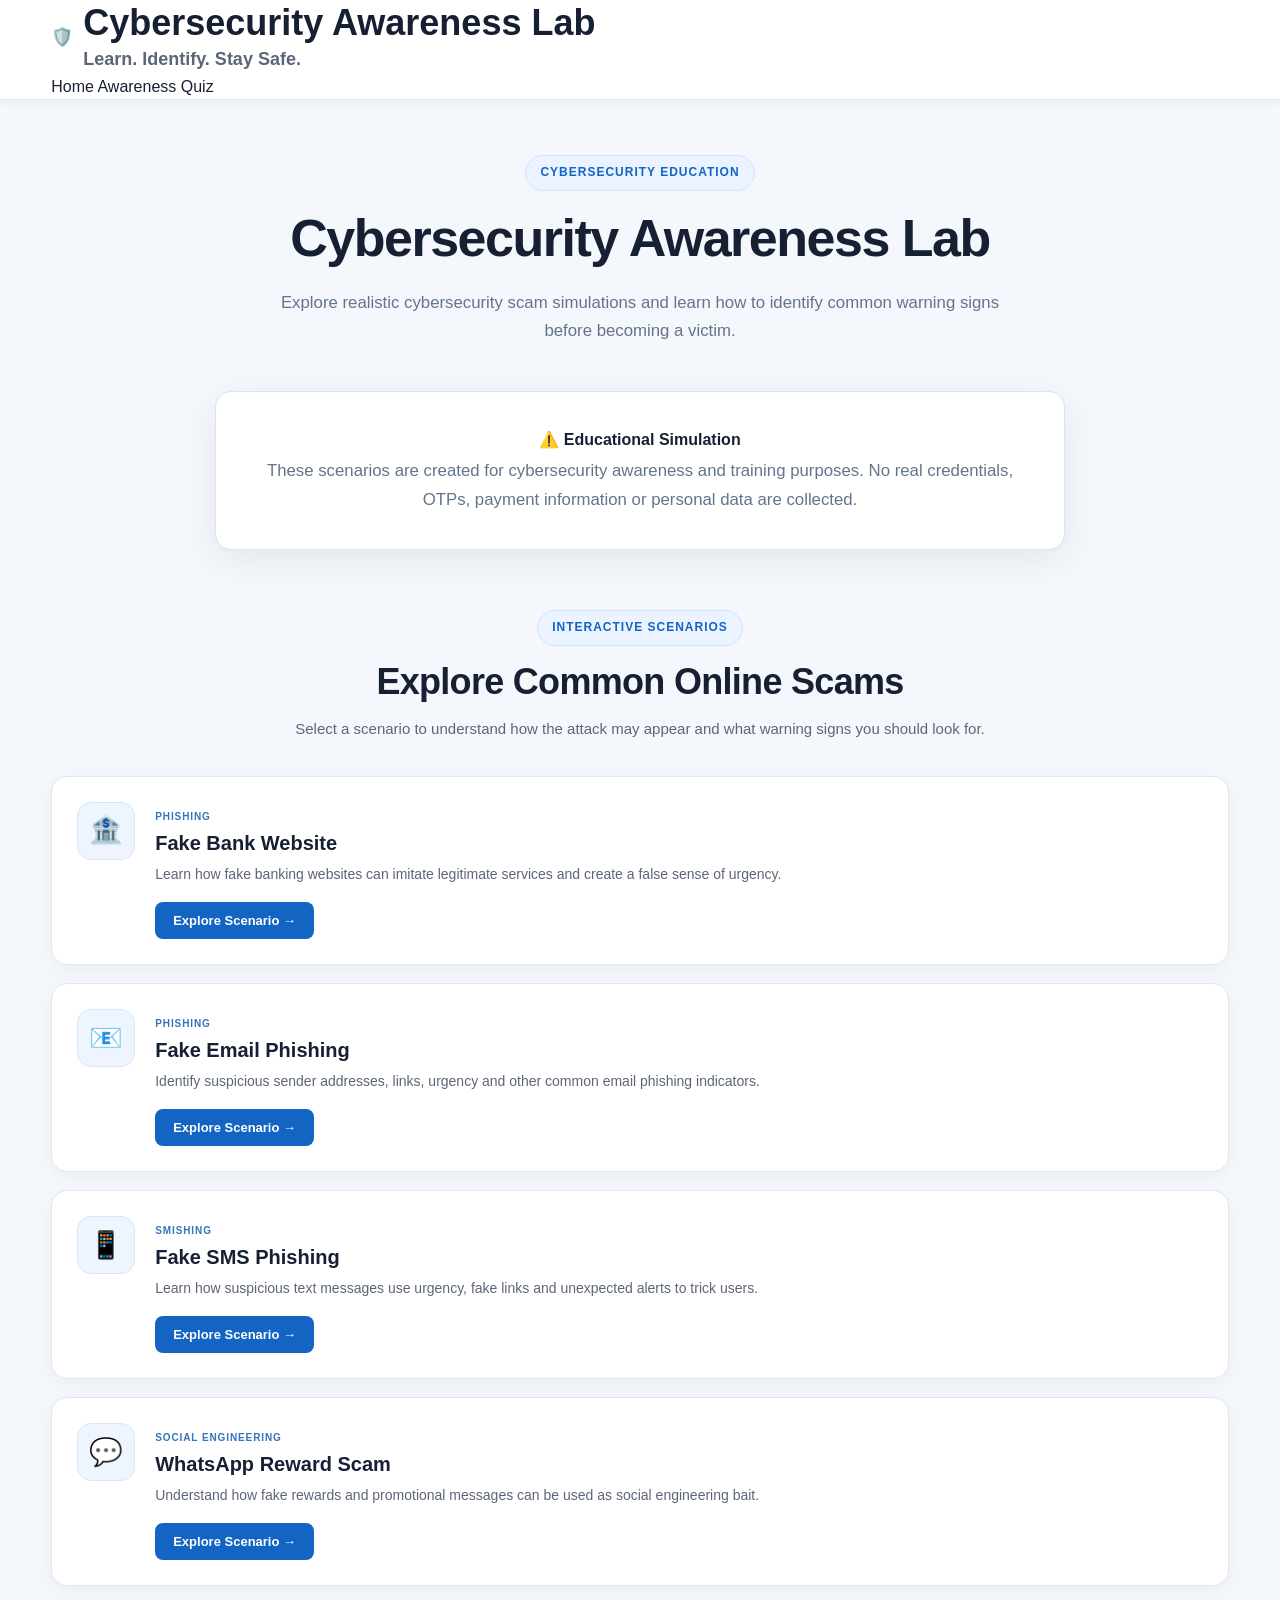
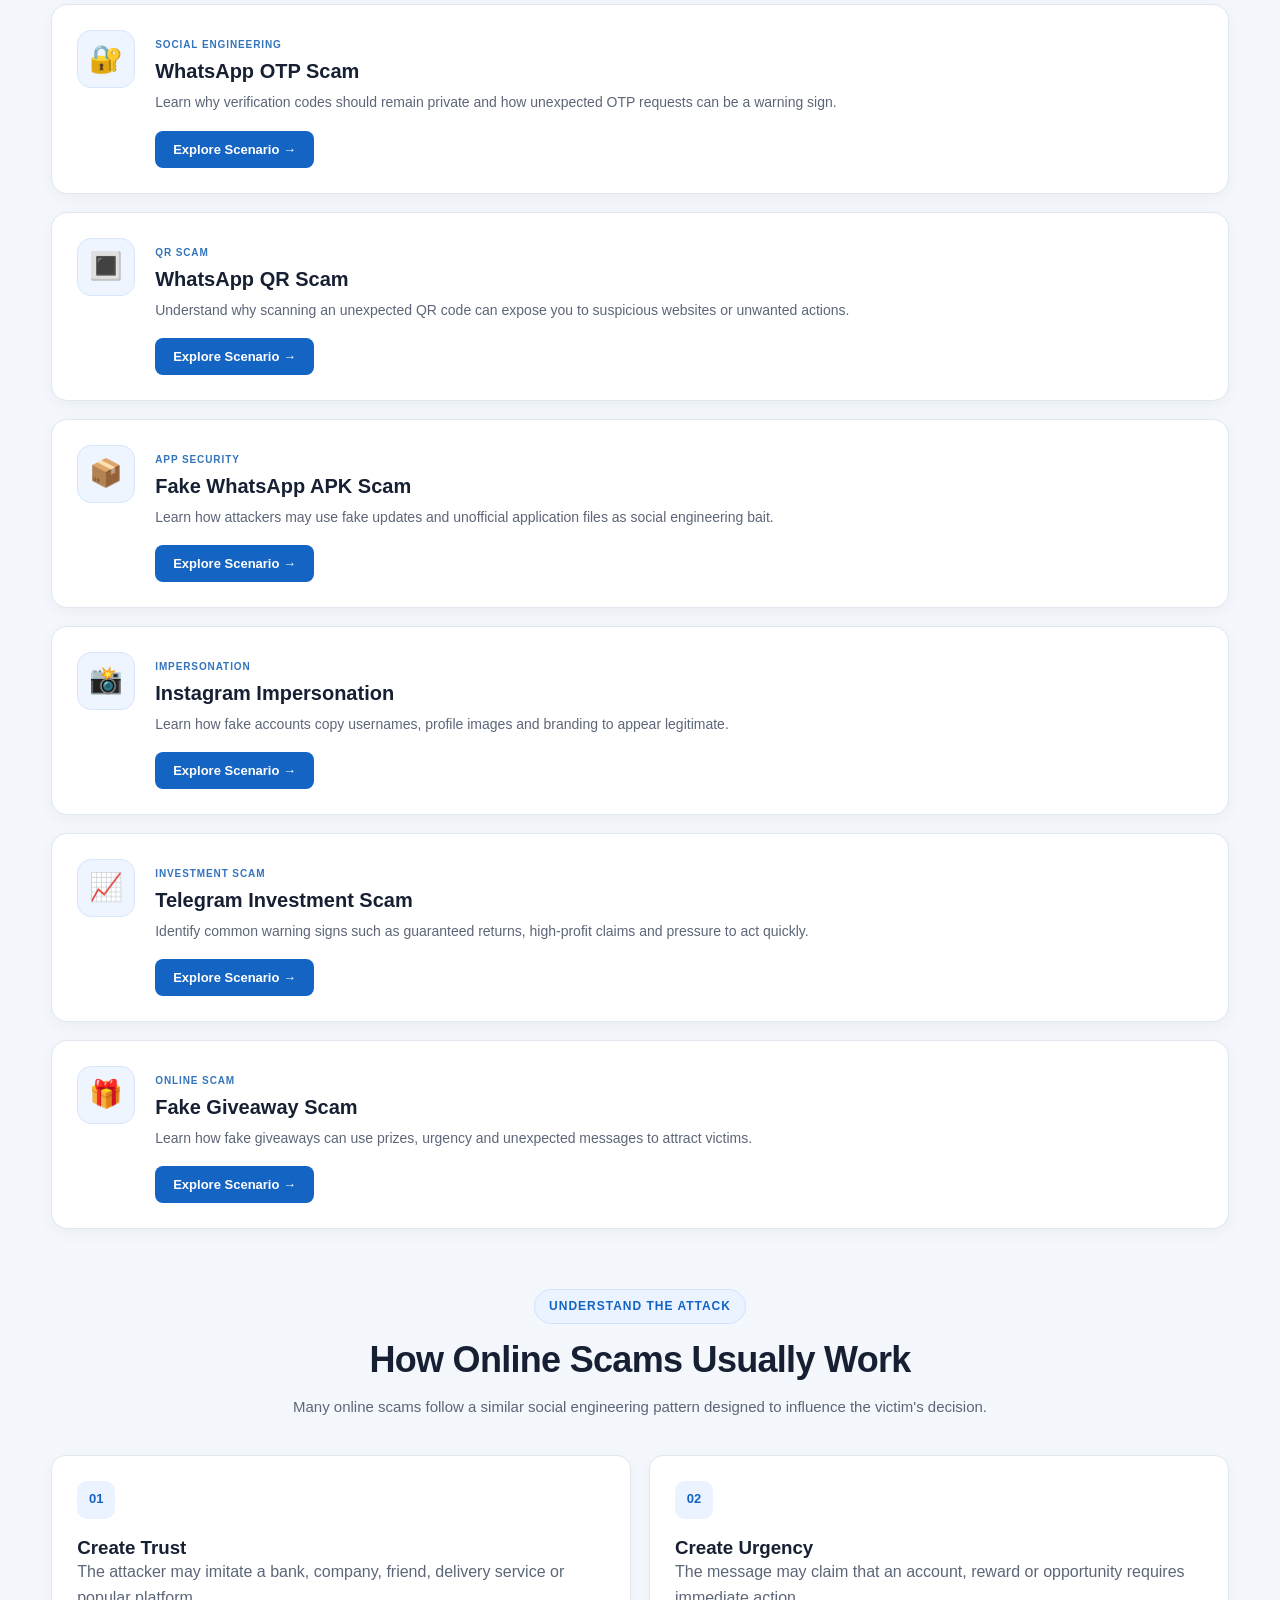
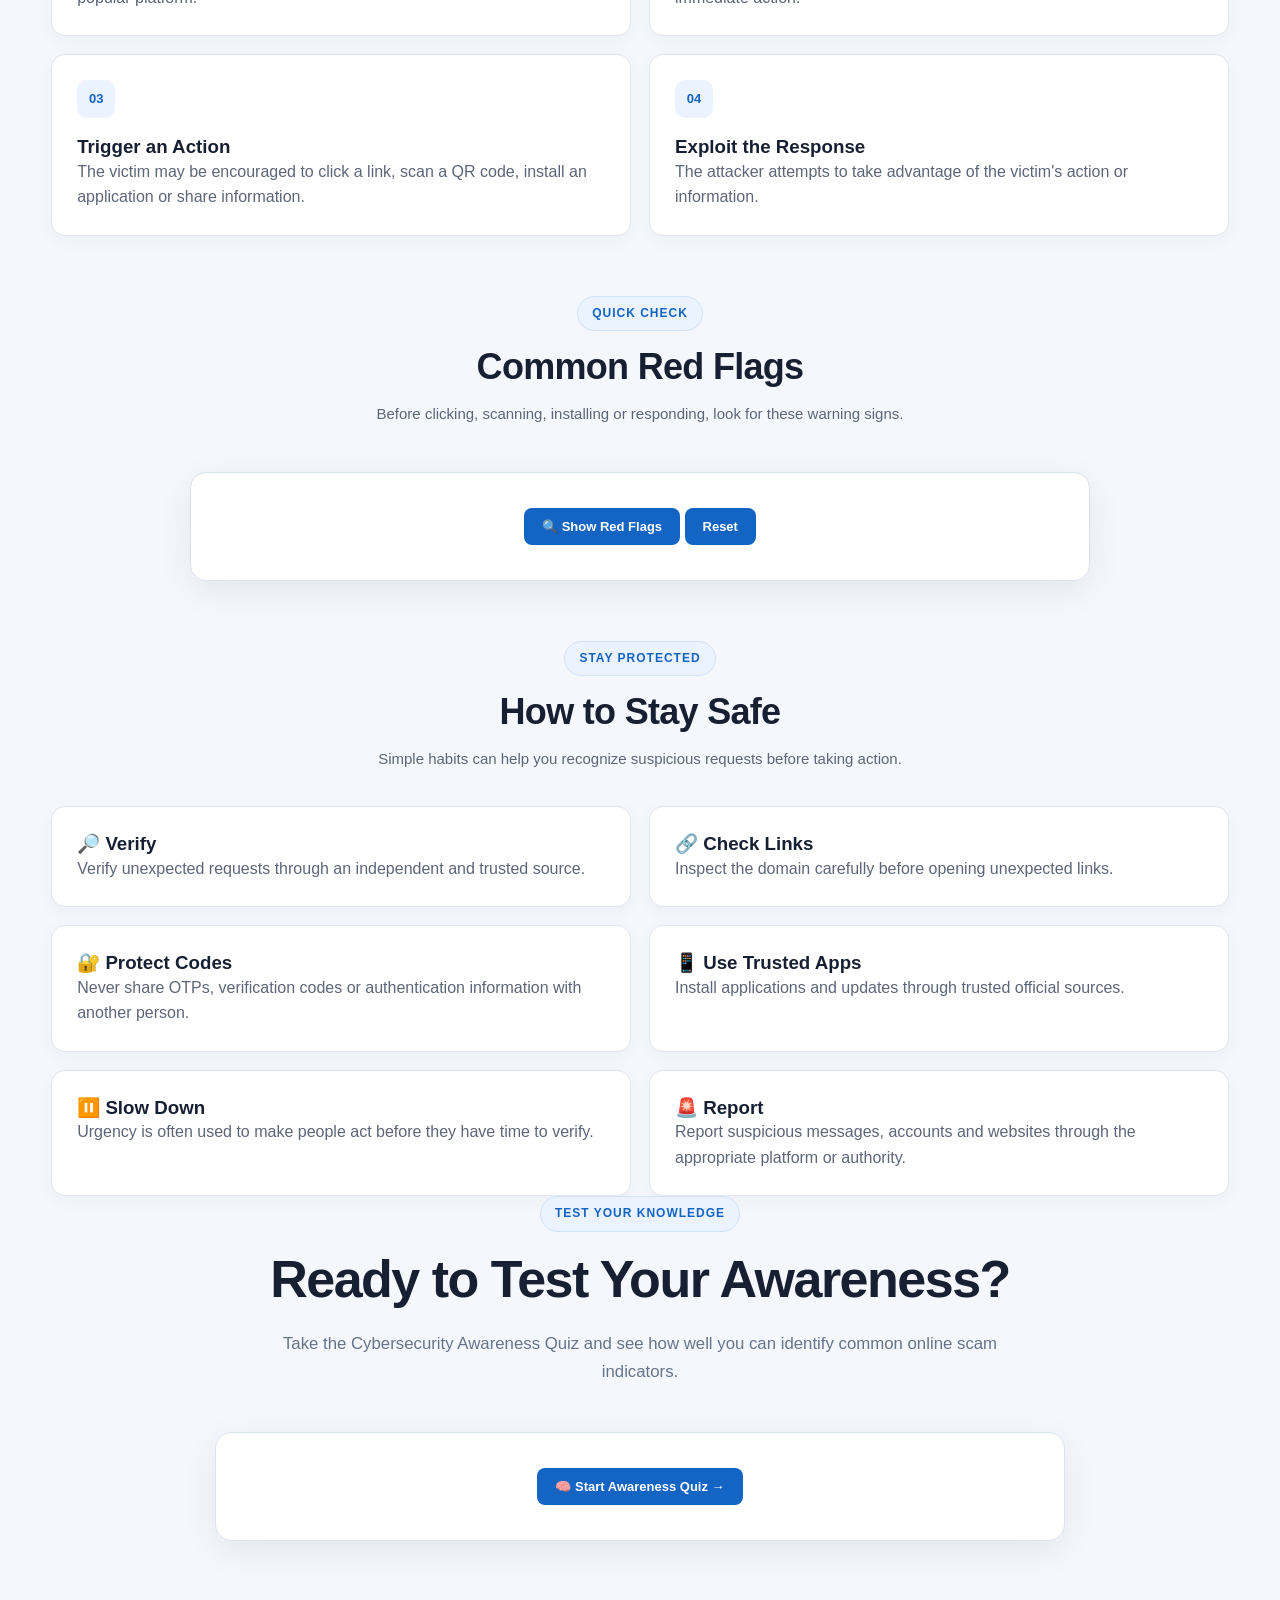
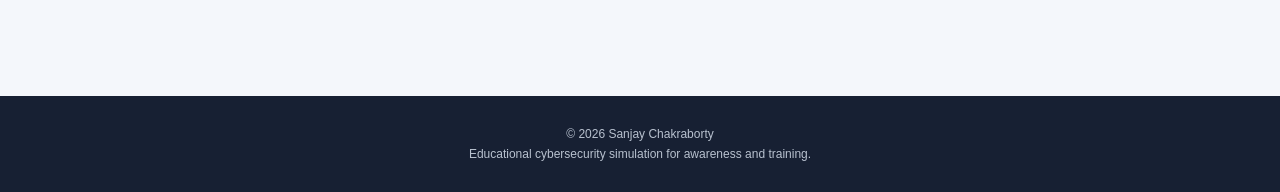
<file: index.html>
<!DOCTYPE html>
<html lang="en">

<head>

    <meta charset="UTF-8">

    <meta name="viewport"
          content="width=device-width, initial-scale=1.0">

    <title>Cybersecurity Awareness Lab</title>

    <meta name="description"
          content="Interactive Cybersecurity Awareness Lab covering phishing, smishing, OTP scams, QR scams, APK scams, social media impersonation and online fraud awareness.">

    <!-- Main CSS -->
    <link rel="stylesheet"
          href="css/style.css">

    <!-- Scenario CSS -->
    <link rel="stylesheet"
          href="css/scenarios.css">

</head>


<body>


    <!-- =====================================================
         HEADER
    ====================================================== -->

    <header class="lab-header">

        <div class="header-container">

            <div class="brand">

                <div class="brand-icon">
                    🛡️
                </div>

                <div>

                    <h1>
                        Cybersecurity Awareness Lab
                    </h1>

                    <p>
                        Learn. Identify. Stay Safe.
                    </p>

                </div>

            </div>


            <nav class="main-nav">

                <a href="index.html"
                   class="active">
                    Home
                </a>

                <a href="quiz.html">
                    Awareness Quiz
                </a>

            </nav>

        </div>

    </header>



    <!-- =====================================================
         MAIN CONTENT
    ====================================================== -->

    <main>

        <section class="scenario-page">


            <!-- =================================================
                 HERO
            ================================================== -->

            <div class="scenario-intro">

                <span class="scenario-tag">
                    CYBERSECURITY EDUCATION
                </span>

                <h2>
                    Cybersecurity Awareness Lab
                </h2>

                <p>
                    Explore realistic cybersecurity scam simulations
                    and learn how to identify common warning signs
                    before becoming a victim.
                </p>


                <div class="action-box">

                    <strong>
                        ⚠️ Educational Simulation
                    </strong>

                    <p>
                        These scenarios are created for cybersecurity
                        awareness and training purposes. No real
                        credentials, OTPs, payment information or
                        personal data are collected.
                    </p>

                </div>

            </div>



            <!-- =================================================
                 SCENARIO SECTION
            ================================================== -->

            <section class="comparison"
                     id="scenarios">

                <div class="section-heading">

                    <span class="scenario-tag">
                        INTERACTIVE SCENARIOS
                    </span>

                    <h2>
                        Explore Common Online Scams
                    </h2>

                    <p>
                        Select a scenario to understand how the attack
                        may appear and what warning signs you should look for.
                    </p>

                </div>



                <!-- BANK PHISHING -->

                <article class="scenario-card">

                    <div class="scenario-card-icon">
                        🏦
                    </div>

                    <div class="scenario-card-content">

                        <span class="scenario-label">
                            PHISHING
                        </span>

                        <h3>
                            Fake Bank Website
                        </h3>

                        <p>
                            Learn how fake banking websites can imitate
                            legitimate services and create a false sense
                            of urgency.
                        </p>

                        <button onclick="openDemoPage('bank.html')">
                            Explore Scenario →
                        </button>

                    </div>

                </article>



                <!-- EMAIL PHISHING -->

                <article class="scenario-card">

                    <div class="scenario-card-icon">
                        📧
                    </div>

                    <div class="scenario-card-content">

                        <span class="scenario-label">
                            PHISHING
                        </span>

                        <h3>
                            Fake Email Phishing
                        </h3>

                        <p>
                            Identify suspicious sender addresses, links,
                            urgency and other common email phishing indicators.
                        </p>

                        <button onclick="openDemoPage('email.html')">
                            Explore Scenario →
                        </button>

                    </div>

                </article>



                <!-- SMS / SMISHING -->

                <article class="scenario-card">

                    <div class="scenario-card-icon">
                        📱
                    </div>

                    <div class="scenario-card-content">

                        <span class="scenario-label">
                            SMISHING
                        </span>

                        <h3>
                            Fake SMS Phishing
                        </h3>

                        <p>
                            Learn how suspicious text messages use urgency,
                            fake links and unexpected alerts to trick users.
                        </p>

                        <button onclick="openDemoPage('sms.html')">
                            Explore Scenario →
                        </button>

                    </div>

                </article>



                <!-- WHATSAPP -->

                <article class="scenario-card">

                    <div class="scenario-card-icon">
                        💬
                    </div>

                    <div class="scenario-card-content">

                        <span class="scenario-label">
                            SOCIAL ENGINEERING
                        </span>

                        <h3>
                            WhatsApp Reward Scam
                        </h3>

                        <p>
                            Understand how fake rewards and promotional
                            messages can be used as social engineering bait.
                        </p>

                        <button onclick="openDemoPage('whatsapp.html')">
                            Explore Scenario →
                        </button>

                    </div>

                </article>



                <!-- OTP -->

                <article class="scenario-card">

                    <div class="scenario-card-icon">
                        🔐
                    </div>

                    <div class="scenario-card-content">

                        <span class="scenario-label">
                            SOCIAL ENGINEERING
                        </span>

                        <h3>
                            WhatsApp OTP Scam
                        </h3>

                        <p>
                            Learn why verification codes should remain
                            private and how unexpected OTP requests
                            can be a warning sign.
                        </p>

                        <button onclick="openDemoPage('otp.html')">
                            Explore Scenario →
                        </button>

                    </div>

                </article>



                <!-- QR -->

                <article class="scenario-card">

                    <div class="scenario-card-icon">
                        🔳
                    </div>

                    <div class="scenario-card-content">

                        <span class="scenario-label">
                            QR SCAM
                        </span>

                        <h3>
                            WhatsApp QR Scam
                        </h3>

                        <p>
                            Understand why scanning an unexpected QR code
                            can expose you to suspicious websites or
                            unwanted actions.
                        </p>

                        <button onclick="openDemoPage('qr.html')">
                            Explore Scenario →
                        </button>

                    </div>

                </article>



                <!-- APK -->

                <article class="scenario-card">

                    <div class="scenario-card-icon">
                        📦
                    </div>

                    <div class="scenario-card-content">

                        <span class="scenario-label">
                            APP SECURITY
                        </span>

                        <h3>
                            Fake WhatsApp APK Scam
                        </h3>

                        <p>
                            Learn how attackers may use fake updates and
                            unofficial application files as social engineering bait.
                        </p>

                        <button onclick="openDemoPage('apk.html')">
                            Explore Scenario →
                        </button>

                    </div>

                </article>



                <!-- INSTAGRAM -->

                <article class="scenario-card">

                    <div class="scenario-card-icon">
                        📸
                    </div>

                    <div class="scenario-card-content">

                        <span class="scenario-label">
                            IMPERSONATION
                        </span>

                        <h3>
                            Instagram Impersonation
                        </h3>

                        <p>
                            Learn how fake accounts copy usernames,
                            profile images and branding to appear legitimate.
                        </p>

                        <button onclick="openDemoPage('instagram.html')">
                            Explore Scenario →
                        </button>

                    </div>

                </article>



                <!-- TELEGRAM -->

                <article class="scenario-card">

                    <div class="scenario-card-icon">
                        📈
                    </div>

                    <div class="scenario-card-content">

                        <span class="scenario-label">
                            INVESTMENT SCAM
                        </span>

                        <h3>
                            Telegram Investment Scam
                        </h3>

                        <p>
                            Identify common warning signs such as guaranteed
                            returns, high-profit claims and pressure to act quickly.
                        </p>

                        <button onclick="openDemoPage('telegram.html')">
                            Explore Scenario →
                        </button>

                    </div>

                </article>



                <!-- GIVEAWAY -->

                <article class="scenario-card">

                    <div class="scenario-card-icon">
                        🎁
                    </div>

                    <div class="scenario-card-content">

                        <span class="scenario-label">
                            ONLINE SCAM
                        </span>

                        <h3>
                            Fake Giveaway Scam
                        </h3>

                        <p>
                            Learn how fake giveaways can use prizes,
                            urgency and unexpected messages to attract victims.
                        </p>

                        <button onclick="openDemoPage('giveaway.html')">
                            Explore Scenario →
                        </button>

                    </div>

                </article>

            </section>



            <!-- =================================================
                 HOW SCAMS WORK
            ================================================== -->

            <section class="comparison">

                <div class="section-heading">

                    <span class="scenario-tag">
                        UNDERSTAND THE ATTACK
                    </span>

                    <h2>
                        How Online Scams Usually Work
                    </h2>

                    <p>
                        Many online scams follow a similar social engineering
                        pattern designed to influence the victim's decision.
                    </p>

                </div>


                <div class="comparison-grid">


                    <div class="comparison-card">

                        <div class="comparison-number">
                            01
                        </div>

                        <h3>
                            Create Trust
                        </h3>

                        <p>
                            The attacker may imitate a bank, company,
                            friend, delivery service or popular platform.
                        </p>

                    </div>


                    <div class="comparison-card">

                        <div class="comparison-number">
                            02
                        </div>

                        <h3>
                            Create Urgency
                        </h3>

                        <p>
                            The message may claim that an account,
                            reward or opportunity requires immediate action.
                        </p>

                    </div>


                    <div class="comparison-card">

                        <div class="comparison-number">
                            03
                        </div>

                        <h3>
                            Trigger an Action
                        </h3>

                        <p>
                            The victim may be encouraged to click a link,
                            scan a QR code, install an application or share information.
                        </p>

                    </div>


                    <div class="comparison-card">

                        <div class="comparison-number">
                            04
                        </div>

                        <h3>
                            Exploit the Response
                        </h3>

                        <p>
                            The attacker attempts to take advantage of the
                            victim's action or information.
                        </p>

                    </div>

                </div>

            </section>



            <!-- =================================================
                 RED FLAGS
            ================================================== -->

            <section class="comparison">

                <div class="section-heading">

                    <span class="scenario-tag">
                        QUICK CHECK
                    </span>

                    <h2>
                        Common Red Flags
                    </h2>

                    <p>
                        Before clicking, scanning, installing or responding,
                        look for these warning signs.
                    </p>

                </div>


                <div class="action-box">

                    <button onclick="toggleFlags()">
                        🔍 Show Red Flags
                    </button>

                    <button onclick="resetFlags()">
                        Reset
                    </button>

                </div>


                <div id="redFlags"
                     class="red-flags">

                    <div class="flag-item">
                        ⚠️ Unexpected message or request
                    </div>

                    <div class="flag-item">
                        🔗 Suspicious or unfamiliar domain
                    </div>

                    <div class="flag-item">
                        ⏱️ Strong urgency or pressure
                    </div>

                    <div class="flag-item">
                        🔐 Request for sensitive information
                    </div>

                    <div class="flag-item">
                        📱 Unknown application or APK
                    </div>

                    <div class="flag-item">
                        🎁 Unexpected prize or reward
                    </div>

                    <div class="flag-item">
                        💰 Guaranteed or unrealistic financial claims
                    </div>

                    <div class="flag-item">
                        👤 Suspicious or impersonated account
                    </div>

                </div>

            </section>



            <!-- =================================================
                 STAY SAFE
            ================================================== -->

            <section class="comparison">

                <div class="section-heading">

                    <span class="scenario-tag">
                        STAY PROTECTED
                    </span>

                    <h2>
                        How to Stay Safe
                    </h2>

                    <p>
                        Simple habits can help you recognize suspicious
                        requests before taking action.
                    </p>

                </div>


                <div class="comparison-grid">


                    <div class="comparison-card">

                        <h3>
                            🔎 Verify
                        </h3>

                        <p>
                            Verify unexpected requests through an independent
                            and trusted source.
                        </p>

                    </div>


                    <div class="comparison-card">

                        <h3>
                            🔗 Check Links
                        </h3>

                        <p>
                            Inspect the domain carefully before opening
                            unexpected links.
                        </p>

                    </div>


                    <div class="comparison-card">

                        <h3>
                            🔐 Protect Codes
                        </h3>

                        <p>
                            Never share OTPs, verification codes or
                            authentication information with another person.
                        </p>

                    </div>


                    <div class="comparison-card">

                        <h3>
                            📱 Use Trusted Apps
                        </h3>

                        <p>
                            Install applications and updates through
                            trusted official sources.
                        </p>

                    </div>


                    <div class="comparison-card">

                        <h3>
                            ⏸️ Slow Down
                        </h3>

                        <p>
                            Urgency is often used to make people act
                            before they have time to verify.
                        </p>

                    </div>


                    <div class="comparison-card">

                        <h3>
                            🚨 Report
                        </h3>

                        <p>
                            Report suspicious messages, accounts and
                            websites through the appropriate platform or authority.
                        </p>

                    </div>

                </div>

            </section>



            <!-- =================================================
                 QUIZ CTA
            ================================================== -->

            <section class="scenario-intro">

                <span class="scenario-tag">
                    TEST YOUR KNOWLEDGE
                </span>

                <h2>
                    Ready to Test Your Awareness?
                </h2>

                <p>
                    Take the Cybersecurity Awareness Quiz and
                    see how well you can identify common online scam indicators.
                </p>


                <div class="action-box">

                    <button onclick="openDemoPage('quiz.html')">
                        🧠 Start Awareness Quiz →
                    </button>

                </div>

            </section>

        </section>

    </main>



    <!-- =====================================================
         FOOTER
    ====================================================== -->

    <footer>

        <div class="footer-content">

            <p>
                © 2026 Sanjay Chakraborty
            </p>

            <p>
                Educational cybersecurity simulation for awareness and training.
            </p>

        </div>

    </footer>



    <!-- =====================================================
         JAVASCRIPT
    ====================================================== -->

    <script src="main.js"></script>

</body>

</html>
</file>
<file: css/style.css>
/* =========================================================
   CYBERSECURITY AWARENESS LAB
   style.css

   Global + Homepage + Quiz Page
========================================================= */


/* =========================================================
   RESET
========================================================= */

* {
    margin: 0;
    padding: 0;
    box-sizing: border-box;
}

html {
    scroll-behavior: smooth;
}

body {
    font-family: "Segoe UI", Inter, Arial, sans-serif;
    background: #f4f7fb;
    color: #172033;
    line-height: 1.6;
    min-height: 100vh;
}

a {
    color: inherit;
    text-decoration: none;
}

button {
    font-family: inherit;
    cursor: pointer;
}

img {
    max-width: 100%;
    display: block;
}

h1,
h2,
h3,
h4 {
    color: #172033;
    line-height: 1.25;
}

p {
    color: #5c6678;
}


/* =========================================================
   SHARED HEADER
========================================================= */

.lab-header {
    width: 100%;
    min-height: 68px;

    display: flex;
    align-items: center;
    justify-content: space-between;

    padding: 0 5%;

    background: #ffffff;
    border-bottom: 1px solid #e3e8ef;

    box-shadow: 0 2px 10px rgba(25, 45, 75, 0.05);

    position: sticky;
    top: 0;
    z-index: 1000;
}


/* Brand */

.brand {
    display: flex;
    align-items: center;
    gap: 11px;

    color: #172033;
    font-size: 18px;
    font-weight: 750;
}

.shield {
    font-size: 23px;
    line-height: 1;
}


/* Back button */

.back-btn {
    display: inline-flex;
    align-items: center;

    padding: 9px 14px;

    border-radius: 8px;

    color: #1464c4;

    font-size: 14px;
    font-weight: 700;

    transition:
        background 0.2s ease,
        color 0.2s ease;
}

.back-btn:hover {
    background: #eaf3ff;
    color: #0f55a8;
}


/* =========================================================
   GENERAL BUTTON
========================================================= */

button {
    border: none;

    padding: 11px 18px;

    border-radius: 8px;

    background: #1464c4;
    color: #ffffff;

    font-size: 13px;
    font-weight: 700;

    transition:
        background 0.2s ease,
        transform 0.2s ease,
        box-shadow 0.2s ease;
}

button:hover {
    background: #0f55a8;

    transform: translateY(-1px);

    box-shadow:
        0 6px 16px rgba(20, 100, 196, 0.18);
}

button:active {
    transform: translateY(0);
}

button:disabled {
    opacity: 0.55;
    cursor: not-allowed;
    transform: none;
    box-shadow: none;
}


/* =========================================================
   HOMEPAGE
========================================================= */

.scenario-page {
    width: min(1180px, 92%);

    margin: 0 auto;

    padding: 65px 0 80px;
}


/* Homepage intro */

.scenario-intro {
    max-width: 850px;

    margin: 0 auto 60px;

    text-align: center;
}

.scenario-intro h2 {
    margin-top: 15px;

    font-size: clamp(32px, 5vw, 52px);

    font-weight: 800;

    letter-spacing: -1.5px;
}

.scenario-intro > p {
    max-width: 720px;

    margin: 18px auto 0;

    font-size: 17px;

    line-height: 1.75;
}


/* =========================================================
   TAG
========================================================= */

.scenario-tag {
    display: inline-flex;
    align-items: center;
    justify-content: center;

    padding: 6px 12px;

    background: #eaf3ff;

    border: 1px solid #cfe3ff;

    border-radius: 50px;

    color: #1464c4;

    font-size: 11px;
    font-weight: 800;

    letter-spacing: 0.8px;
}


/* =========================================================
   SECTION HEADINGS
========================================================= */

.section-heading {
    max-width: 760px;

    margin: 0 auto 35px;

    text-align: center;
}

.section-heading h2 {
    margin-top: 13px;

    font-size: clamp(25px, 4vw, 36px);

    font-weight: 800;

    letter-spacing: -0.7px;
}

.section-heading p {
    margin-top: 12px;

    font-size: 15px;

    line-height: 1.7;
}


/* =========================================================
   SCENARIO CARDS
========================================================= */

.scenario-card {
    display: flex;

    align-items: flex-start;

    gap: 20px;

    margin-bottom: 18px;

    padding: 25px;

    background: #ffffff;

    border: 1px solid #e1e7ef;

    border-radius: 16px;

    box-shadow:
        0 5px 18px rgba(30, 50, 80, 0.045);

    transition:
        transform 0.25s ease,
        box-shadow 0.25s ease,
        border-color 0.25s ease;
}

.scenario-card:hover {
    transform: translateY(-3px);

    border-color: #c7dafa;

    box-shadow:
        0 12px 30px rgba(30, 60, 100, 0.09);
}

.scenario-card-icon {
    flex: 0 0 58px;

    width: 58px;
    height: 58px;

    display: flex;
    align-items: center;
    justify-content: center;

    background: #eef5ff;

    border: 1px solid #d6e6fb;

    border-radius: 14px;

    font-size: 27px;
}

.scenario-card-content {
    flex: 1;
}

.scenario-label {
    display: inline-block;

    margin-bottom: 6px;

    color: #3474bb;

    font-size: 10px;
    font-weight: 800;

    letter-spacing: 0.9px;
}

.scenario-card h3 {
    margin-bottom: 7px;

    font-size: 20px;
    font-weight: 750;
}

.scenario-card p {
    margin-bottom: 16px;

    font-size: 14px;

    line-height: 1.65;
}


/* =========================================================
   COMPARISON
========================================================= */

.comparison {
    margin-top: 70px;
}

.comparison-grid {
    display: grid;

    grid-template-columns:
        repeat(2, minmax(0, 1fr));

    gap: 18px;
}

.comparison-card {
    padding: 25px;

    background: #ffffff;

    border: 1px solid #e1e7ef;

    border-radius: 14px;

    box-shadow:
        0 5px 18px rgba(30, 50, 80, 0.04);
}

.comparison-number {
    width: 38px;
    height: 38px;

    display: inline-flex;
    align-items: center;
    justify-content: center;

    margin-bottom: 17px;

    background: #eaf3ff;

    color: #1464c4;

    border-radius: 10px;

    font-size: 13px;
    font-weight: 800;
}


/* =========================================================
   ACTION BOX
========================================================= */

.action-box {
    margin-top: 28px;

    padding: 24px;

    background: #ffffff;

    border: 1px solid #e1e7ef;

    border-radius: 14px;

    box-shadow:
        0 8px 25px rgba(25, 45, 75, 0.06);
}

.action-box strong {
    display: block;

    margin-bottom: 5px;

    font-size: 16px;
}

.action-box p {
    margin-top: 5px;

    font-size: 14px;
}


/* =========================================================
   RED FLAGS
========================================================= */

.red-flags {
    display: none;

    margin-top: 20px;

    padding: 20px;

    background: #ffffff;

    border: 1px solid #e1e7ef;

    border-radius: 14px;
}

.flag-item {
    padding: 14px 16px;

    margin-bottom: 9px;

    background: #f7f9fc;

    border: 1px solid #e6ebf2;

    border-radius: 9px;

    color: #414c5f;

    font-size: 14px;
}

.flag-item:last-child {
    margin-bottom: 0;
}

.flag-highlight {
    background: #fff3f3 !important;

    border-color: #e5a5a5 !important;

    color: #9b2727 !important;
}


/* =========================================================
   QUIZ PAGE
========================================================= */

.quiz-page {
    width: min(1000px, 92%);

    margin: 0 auto;

    padding: 55px 0 80px;
}


/* =========================================================
   QUIZ INTRO
========================================================= */

.quiz-intro {
    max-width: 850px;

    margin: 0 auto 35px;

    text-align: center;
}

.quiz-label {
    display: inline-block;

    margin-bottom: 12px;

    color: #1464c4;

    font-size: 11px;
    font-weight: 800;

    letter-spacing: 1px;
}

.quiz-intro h1 {
    margin-bottom: 12px;

    font-size: clamp(32px, 5vw, 48px);

    font-weight: 800;

    letter-spacing: -1px;
}

.quiz-intro > p {
    max-width: 720px;

    margin: 0 auto;

    font-size: 16px;

    line-height: 1.7;
}


/* =========================================================
   QUIZ STATS
========================================================= */

.quiz-stats {
    display: grid;

    grid-template-columns:
        repeat(3, 1fr);

    gap: 14px;

    max-width: 500px;

    margin: 28px auto 0;
}

.quiz-stats > div {
    padding: 15px;

    background: #ffffff;

    border: 1px solid #e1e7ef;

    border-radius: 12px;

    box-shadow:
        0 4px 14px rgba(30, 50, 80, 0.04);
}

.quiz-stats strong {
    display: block;

    color: #1464c4;

    font-size: 22px;

    line-height: 1.2;
}

.quiz-stats span {
    display: block;

    margin-top: 3px;

    color: #697589;

    font-size: 11px;

    font-weight: 700;
}


/* =========================================================
   QUIZ CARD
========================================================= */

.quiz-card {
    background: #ffffff;

    border: 1px solid #e0e6ee;

    border-radius: 18px;

    padding: 30px;

    box-shadow:
        0 12px 35px rgba(25, 45, 75, 0.07);
}


/* =========================================================
   PROGRESS
========================================================= */

.progress-container {
    margin-bottom: 28px;
}

.progress-bar {
    width: 100%;

    height: 8px;

    overflow: hidden;

    background: #e8edf3;

    border-radius: 20px;
}

#progress {
    width: 20%;

    height: 100%;

    background: #1464c4;

    border-radius: 20px;

    transition: width 0.3s ease;
}


/* =========================================================
   QUESTION TYPE
========================================================= */

.question-type {
    display: inline-block;

    margin-bottom: 12px;

    padding: 6px 10px;

    background: #eaf3ff;

    color: #1464c4;

    border-radius: 7px;

    font-size: 10px;

    font-weight: 800;

    letter-spacing: 0.8px;
}


/* =========================================================
   QUESTION
========================================================= */

.quiz-card h2 {
    margin-bottom: 22px;

    font-size: 23px;

    line-height: 1.45;

    font-weight: 750;
}


/* =========================================================
   SCENARIO CONTENT
========================================================= */

.scenario-content {
    margin-bottom: 22px;

    padding: 20px;

    background: #f7f9fc;

    border: 1px solid #e3e8ef;

    border-radius: 12px;

    color: #3d4859;

    font-size: 14px;

    line-height: 1.7;
}

.scenario-content strong {
    color: #172033;
}

.scenario-content p {
    margin-bottom: 8px;
}

.scenario-content p:last-child {
    margin-bottom: 0;
}


/* =========================================================
   ANSWERS
========================================================= */

.answers {
    display: grid;

    grid-template-columns:
        repeat(2, minmax(0, 1fr));

    gap: 12px;

    margin-top: 20px;
}

.answer-button {
    width: 100%;

    min-height: 55px;

    padding: 14px 16px;

    background: #f7f9fc;

    border: 1px solid #dce4ed;

    border-radius: 10px;

    color: #253044;

    text-align: left;

    font-size: 13px;

    font-weight: 650;

    line-height: 1.45;

    transition:
        background 0.2s ease,
        border-color 0.2s ease,
        transform 0.2s ease;
}

.answer-button:hover {
    background: #eef5ff;

    border-color: #bcd4f2;

    color: #1256a5;

    transform: translateY(-1px);

    box-shadow: none;
}

.answer-button.correct {
    background: #edf9f1;

    border-color: #60bb7e;

    color: #24743e;
}

.answer-button.wrong {
    background: #fff1f1;

    border-color: #dc8989;

    color: #a02e2e;
}

.answer-button:disabled {
    cursor: default;

    opacity: 1;

    transform: none;
}


/* =========================================================
   FEEDBACK
========================================================= */

.feedback {
    margin-top: 20px;

    padding: 16px 18px;

    border-radius: 10px;

    background: #eef5ff;

    border: 1px solid #cfe0f5;

    color: #315272;

    font-size: 14px;

    line-height: 1.65;
}

.feedback.correct {
    background: #edf9f1;

    border-color: #b8dfc4;

    color: #27663b;
}

.feedback.wrong {
    background: #fff2f2;

    border-color: #ecc1c1;

    color: #913535;
}


/* =========================================================
   HIDDEN
========================================================= */

.hidden {
    display: none !important;
}


/* =========================================================
   NEXT BUTTON
========================================================= */

.next-button {
    display: block;

    margin: 22px 0 0 auto;

    padding: 12px 20px;

    background: #1464c4;
}

.next-button:hover {
    background: #0f55a8;
}


/* =========================================================
   RESULT CARD
========================================================= */

.result-card {
    max-width: 760px;

    margin: 30px auto 0;

    padding: 40px 30px;

    background: #ffffff;

    border: 1px solid #e0e6ee;

    border-radius: 18px;

    text-align: center;

    box-shadow:
        0 12px 35px rgba(25, 45, 75, 0.07);
}

.result-icon {
    width: 70px;
    height: 70px;

    display: flex;

    align-items: center;
    justify-content: center;

    margin: 0 auto 18px;

    background: #eaf3ff;

    border: 1px solid #cfe3ff;

    border-radius: 50%;

    font-size: 30px;
}

.result-card .quiz-label {
    margin-bottom: 8px;
}

.result-card h2 {
    margin-bottom: 18px;

    font-size: 30px;

    font-weight: 800;
}


/* =========================================================
   FINAL SCORE
========================================================= */

.final-score {
    display: flex;

    align-items: baseline;

    justify-content: center;

    gap: 5px;

    margin: 15px 0 20px;
}

.final-score strong {
    color: #1464c4;

    font-size: 58px;

    font-weight: 800;

    line-height: 1;
}

.final-score span {
    color: #687386;

    font-size: 20px;

    font-weight: 700;
}


/* =========================================================
   RESULT MESSAGE
========================================================= */

#resultMessage {
    max-width: 600px;

    margin: 0 auto 25px;

    color: #5c6678;

    font-size: 15px;

    line-height: 1.7;
}


/* =========================================================
   RESULT ACTIONS
========================================================= */

.result-actions {
    display: flex;

    align-items: center;

    justify-content: center;

    gap: 12px;
}

.result-actions button {
    min-width: 110px;
}

.result-actions a {
    display: inline-flex;

    align-items: center;
    justify-content: center;

    min-height: 42px;

    padding: 10px 16px;

    border-radius: 8px;

    color: #1464c4;

    font-size: 13px;

    font-weight: 700;

    transition:
        background 0.2s ease;
}

.result-actions a:hover {
    background: #eaf3ff;
}


/* =========================================================
   FOOTER
========================================================= */

footer {
    margin-top: 30px;

    background: #172033;

    color: #ffffff;
}

.footer-content {
    width: min(1180px, 92%);

    margin: 0 auto;

    padding: 28px 0;

    text-align: center;
}

.footer-content p {
    color: #b8c1cf;

    font-size: 12px;

    line-height: 1.7;
}


/* =========================================================
   SCROLLBAR
========================================================= */

::-webkit-scrollbar {
    width: 8px;
}

::-webkit-scrollbar-track {
    background: #eef1f5;
}

::-webkit-scrollbar-thumb {
    background: #b7c0cc;

    border-radius: 10px;
}

::-webkit-scrollbar-thumb:hover {
    background: #8f9aaa;
}


/* =========================================================
   SELECTION
========================================================= */

::selection {
    background: #d9eaff;
    color: #172033;
}


/* =========================================================
   RESPONSIVE - TABLET
========================================================= */

@media (max-width: 850px) {

    .lab-header {
        padding: 0 4%;
    }

    .quiz-page {
        width: 94%;

        padding-top: 40px;
    }

    .answers {
        grid-template-columns: 1fr;
    }

    .comparison-grid {
        grid-template-columns: 1fr;
    }

    .scenario-card {
        padding: 21px;
    }
}


/* =========================================================
   RESPONSIVE - MOBILE
========================================================= */

@media (max-width: 600px) {

    .lab-header {
        min-height: 64px;

        padding: 0 4%;
    }

    .brand {
        font-size: 15px;
    }

    .shield {
        font-size: 20px;
    }

    .back-btn {
        font-size: 12px;

        padding: 7px 9px;
    }


    /* Homepage */

    .scenario-page {
        width: 94%;

        padding-top: 35px;

        padding-bottom: 50px;
    }

    .scenario-intro {
        margin-bottom: 42px;
    }

    .scenario-intro h2 {
        font-size: 31px;
    }

    .scenario-intro > p {
        font-size: 15px;
    }

    .scenario-card {
        flex-direction: column;

        gap: 14px;

        padding: 19px;
    }

    .scenario-card-icon {
        width: 50px;
        height: 50px;

        flex-basis: 50px;
    }


    /* Quiz */

    .quiz-page {
        width: 94%;

        padding-top: 32px;

        padding-bottom: 50px;
    }

    .quiz-intro {
        margin-bottom: 27px;
    }

    .quiz-intro h1 {
        font-size: 31px;
    }

    .quiz-intro > p {
        font-size: 14px;
    }

    .quiz-stats {
        gap: 8px;
    }

    .quiz-stats > div {
        padding: 12px 7px;
    }

    .quiz-stats strong {
        font-size: 19px;
    }

    .quiz-stats span {
        font-size: 10px;
    }

    .quiz-card {
        padding: 20px;

        border-radius: 14px;
    }

    .quiz-card h2 {
        font-size: 19px;
    }

    .scenario-content {
        padding: 16px;

        font-size: 13px;
    }

    .answer-button {
        min-height: 50px;

        padding: 12px;

        font-size: 12px;
    }

    .next-button {
        width: 100%;
    }

    .result-card {
        padding: 30px 20px;

        border-radius: 14px;
    }

    .result-card h2 {
        font-size: 25px;
    }

    .final-score strong {
        font-size: 48px;
    }

    .result-actions {
        flex-direction: column;
    }

    .result-actions button,
    .result-actions a {
        width: 100%;
    }
}


/* =========================================================
   VERY SMALL MOBILE
========================================================= */

@media (max-width: 380px) {

    .brand {
        font-size: 14px;
    }

    .back-btn {
        font-size: 11px;
    }

    .quiz-intro h1 {
        font-size: 27px;
    }

    .quiz-card {
        padding: 16px;
    }

    .quiz-stats {
        grid-template-columns: 1fr;
    }

    .quiz-stats > div {
        display: flex;

        align-items: center;

        justify-content: center;

        gap: 6px;
    }

    .quiz-stats strong {
        display: inline;
    }

    .quiz-stats span {
        display: inline;
    }
}
</file>
<file: css/scenarios.css>
/* =========================================================
   CYBERSECURITY AWARENESS LAB
   scenarios.css

   Covers:
   - Banking Phishing
   - Phishing Email
   - WhatsApp Reward Scam
   - WhatsApp OTP Scam
   - QR Code Scam
   - Fake APK Update Scam
   - Social Media Impersonation
   - Telegram Investment Scam
   - Fake Giveaway Scam
========================================================= */


/* =========================================================
   SCENARIO PAGE
========================================================= */

.scenario-page {
    width: min(1180px, 92%);
    margin: 0 auto;
    padding: 55px 0 80px;
}

.scenario-intro {
    text-align: center;
    max-width: 850px;
    margin: 0 auto 45px;
}

.scenario-intro h1 {
    font-size: clamp(2rem, 5vw, 3.5rem);
    margin: 15px 0;
    line-height: 1.1;
}

.scenario-intro p {
    color: #64748b;
    font-size: 1.05rem;
    line-height: 1.7;
}

.scenario-tag {
    display: inline-flex;
    align-items: center;
    padding: 7px 14px;
    border-radius: 30px;
    font-size: 0.75rem;
    font-weight: 800;
    letter-spacing: 1px;
}

.scenario-tag.danger {
    color: #b91c1c;
    background: #fee2e2;
    border: 1px solid #fecaca;
}


/* =========================================================
   SHARED BROWSER WINDOW
========================================================= */

.browser-window {
    width: 100%;
    max-width: 1000px;
    margin: auto;
    overflow: hidden;
    border-radius: 18px;
    background: #ffffff;
    border: 1px solid #dbe3ef;
    box-shadow: 0 25px 70px rgba(15, 23, 42, 0.14);
}

.browser-bar {
    height: 58px;
    display: flex;
    align-items: center;
    gap: 20px;
    padding: 0 18px;
    background: #f1f5f9;
    border-bottom: 1px solid #dbe3ef;
}

.browser-buttons {
    display: flex;
    gap: 7px;
    color: #94a3b8;
    font-size: 12px;
    white-space: nowrap;
}

.browser-buttons span,
.browser-buttons::before,
.browser-buttons::after {
    content: "";
    width: 11px;
    height: 11px;
    display: block;
    border-radius: 50%;
    background: #cbd5e1;
}

.address-bar {
    flex: 1;
    max-width: 650px;
    margin: auto;
    padding: 10px 16px;
    border-radius: 9px;
    background: #ffffff;
    border: 1px solid #dbe3ef;
    color: #475569;
    font-size: 0.88rem;
    overflow: hidden;
    white-space: nowrap;
    text-overflow: ellipsis;
}


/* =========================================================
   BANKING PHISHING
========================================================= */

.bank-browser {
    margin-bottom: 40px;
}

.bank-site {
    min-height: 550px;
    padding: 35px 20px;
    background: linear-gradient(135deg, #eef5ff, #f8fbff);
}

.bank-logo {
    max-width: 900px;
    margin: 0 auto;
    font-size: 1.5rem;
    font-weight: 900;
    color: #174ea6;
}

.bank-content {
    width: min(410px, 95%);
    margin: 45px auto 0;
    padding: 35px;
    border-radius: 16px;
    background: #ffffff;
    border: 1px solid #dbe3ef;
    box-shadow: 0 15px 40px rgba(15, 23, 42, 0.08);
    text-align: center;
}

.bank-icon {
    font-size: 3rem;
    margin-bottom: 10px;
}

.bank-content h2 {
    margin-bottom: 8px;
}

.bank-content p {
    color: #64748b;
    margin-bottom: 25px;
}

.bank-content form {
    text-align: left;
}

.bank-content label {
    display: block;
    margin: 15px 0 7px;
    font-weight: 700;
    color: #334155;
}

.bank-content input {
    width: 100%;
    box-sizing: border-box;
    padding: 13px 14px;
    border: 1px solid #cbd5e1;
    border-radius: 8px;
    outline: none;
    font-size: 0.95rem;
}

.bank-content input:focus {
    border-color: #2563eb;
    box-shadow: 0 0 0 3px rgba(37, 99, 235, 0.1);
}

.bank-content button {
    width: 100%;
    margin-top: 22px;
    padding: 13px;
    border: 0;
    border-radius: 8px;
    background: #174ea6;
    color: white;
    font-weight: 700;
    cursor: pointer;
}

.demo-notice {
    margin-top: 18px;
    padding: 10px 12px;
    border-radius: 8px;
    background: #fff7ed;
    color: #9a3412;
    border: 1px solid #fed7aa;
    font-size: 0.8rem;
    line-height: 1.5;
}


/* =========================================================
   EMAIL PHISHING
========================================================= */

.email-demo {
    margin-bottom: 40px;
}

.email-window {
    width: min(1000px, 100%);
    margin: auto;
    overflow: hidden;
    border-radius: 16px;
    background: #ffffff;
    border: 1px solid #dbe3ef;
    box-shadow: 0 20px 60px rgba(15, 23, 42, 0.12);
}

.email-header {
    display: flex;
    align-items: center;
    gap: 25px;
    padding: 18px 25px;
    border-bottom: 1px solid #e2e8f0;
}

.email-logo {
    font-size: 1.25rem;
    font-weight: 800;
}

.email-search {
    flex: 1;
    padding: 12px 18px;
    border-radius: 25px;
    background: #f1f5f9;
    color: #94a3b8;
}

.email-toolbar {
    display: flex;
    gap: 25px;
    padding: 15px 25px;
    color: #64748b;
    border-bottom: 1px solid #e2e8f0;
}

.email-message {
    padding: 35px;
}

.email-message h2 {
    margin-bottom: 25px;
}

.sender {
    display: flex;
    align-items: center;
    gap: 12px;
    margin-bottom: 30px;
}

.sender-avatar {
    width: 45px;
    height: 45px;
    display: grid;
    place-items: center;
    border-radius: 50%;
    background: #dbeafe;
    color: #1d4ed8;
    font-weight: 800;
}

.sender div:last-child {
    display: flex;
    flex-direction: column;
    gap: 4px;
}

.sender span {
    color: #64748b;
    font-size: 0.85rem;
}

.email-body {
    max-width: 750px;
    line-height: 1.8;
    color: #334155;
}

.email-warning {
    margin: 20px 0;
    padding: 15px;
    border-radius: 9px;
    background: #fff7ed;
    color: #9a3412;
    border: 1px solid #fed7aa;
    font-weight: 700;
}

.email-body button {
    padding: 13px 25px;
    border: 0;
    border-radius: 8px;
    background: #dc2626;
    color: white;
    font-weight: 700;
    cursor: pointer;
}

.email-footer {
    margin-top: 30px;
    color: #94a3b8;
    font-size: 0.8rem;
}


/* =========================================================
   PHONE / WHATSAPP
========================================================= */

.phone-demo {
    display: flex;
    justify-content: center;
    margin-bottom: 45px;
}

.phone {
    width: 370px;
    max-width: 100%;
    overflow: hidden;
    border: 10px solid #111827;
    border-radius: 38px;
    background: #efeae2;
    box-shadow: 0 25px 70px rgba(15, 23, 42, 0.22);
}

.phone-top {
    display: flex;
    justify-content: space-between;
    padding: 9px 18px;
    background: #111827;
    color: white;
    font-size: 0.75rem;
}

.wa-header {
    display: flex;
    align-items: center;
    gap: 12px;
    padding: 13px 15px;
    background: #075e54;
    color: white;
}

.wa-header .avatar {
    width: 42px;
    height: 42px;
    display: grid;
    place-items: center;
    border-radius: 50%;
    background: #d1fae5;
    color: #065f46;
    font-weight: 800;
}

.wa-header div:nth-child(2) {
    display: flex;
    flex-direction: column;
    flex: 1;
}

.wa-header small {
    opacity: 0.8;
    margin-top: 2px;
}

.wa-icons {
    white-space: nowrap;
}

.chat-area {
    min-height: 500px;
    padding: 25px 14px;
    background:
        radial-gradient(circle at 20% 20%, rgba(255,255,255,.6) 0 2px, transparent 3px),
        #efeae2;
}

.message {
    width: fit-content;
    max-width: 82%;
    margin: 9px 0;
    padding: 10px 12px 7px;
    border-radius: 10px;
    font-size: 0.9rem;
    line-height: 1.45;
    box-shadow: 0 1px 2px rgba(0,0,0,.08);
}

.message span {
    display: block;
    margin-top: 4px;
    text-align: right;
    color: #64748b;
    font-size: 0.65rem;
}

.message.received {
    background: white;
    margin-right: auto;
}

.message.sent {
    background: #d9fdd3;
    margin-left: auto;
}

.message.suspicious {
    border-left: 4px solid #ef4444;
}

.fake-otp {
    display: flex;
    align-items: center;
    gap: 12px;
    max-width: 85%;
    margin: 15px 0;
    padding: 13px;
    border-radius: 10px;
    background: #ffffff;
    border: 1px solid #fecaca;
    box-shadow: 0 2px 4px rgba(0,0,0,.08);
}

.otp-icon {
    font-size: 1.7rem;
}

.fake-otp p {
    margin: 5px 0 0;
    color: #475569;
}

.chat-input {
    display: flex;
    align-items: center;
    gap: 10px;
    padding: 12px;
    background: #f0f2f5;
}

.chat-input div {
    flex: 1;
    padding: 10px 15px;
    border-radius: 20px;
    background: white;
    color: #94a3b8;
}


/* =========================================================
   QR CODE SCAM
========================================================= */

.qr-demo {
    display: flex;
    justify-content: center;
    margin-bottom: 45px;
}

.qr-card {
    width: 380px;
    max-width: 100%;
    padding: 35px;
    box-sizing: border-box;
    text-align: center;
    border-radius: 20px;
    background: #ffffff;
    border: 1px solid #dbe3ef;
    box-shadow: 0 20px 60px rgba(15,23,42,.13);
}

.merchant-logo {
    display: inline-flex;
    padding: 8px 18px;
    border-radius: 20px;
    background: #111827;
    color: white;
    font-weight: 900;
    margin-bottom: 20px;
}

.refund {
    color: #16a34a;
    font-size: 1.25rem;
    font-weight: 800;
}

.qr-placeholder {
    width: 220px;
    height: 220px;
    margin: 25px auto;
    display: grid;
    place-items: center;
    background: white;
    border: 10px solid white;
    box-shadow: 0 0 0 1px #cbd5e1;
}

.qr-grid {
    width: 190px;
    height: 190px;
    display: grid;
    grid-template-columns: repeat(9, 1fr);
    gap: 4px;
    padding: 10px;
    box-sizing: border-box;
    background: white;
}

.qr-grid span {
    background: #111827;
}

.qr-grid span:nth-child(2n),
.qr-grid span:nth-child(5),
.qr-grid span:nth-child(9),
.qr-grid span:nth-child(12),
.qr-grid span:nth-child(18),
.qr-grid span:nth-child(25),
.qr-grid span:nth-child(31),
.qr-grid span:nth-child(38),
.qr-grid span:nth-child(47),
.qr-grid span:nth-child(55),
.qr-grid span:nth-child(66),
.qr-grid span:nth-child(72) {
    background: transparent;
}

.small-text {
    color: #94a3b8;
    font-size: .8rem;
}


/* =========================================================
   FAKE APK UPDATE
========================================================= */

.apk-demo {
    margin-bottom: 45px;
}

.fake-site {
    max-width: 700px;
    margin: auto;
    padding: 60px 35px;
    text-align: center;
    background: #ffffff;
}

.fake-logo {
    font-size: 1.5rem;
    font-weight: 900;
    color: #2563eb;
    margin-bottom: 35px;
}

.update-icon {
    font-size: 4rem;
}

.fake-site h2 {
    margin: 15px 0;
}

.fake-site p {
    max-width: 580px;
    margin: 0 auto 25px;
    color: #64748b;
    line-height: 1.7;
}

.fake-file {
    width: min(450px, 100%);
    box-sizing: border-box;
    margin: 25px auto;
    padding: 18px;
    display: flex;
    align-items: center;
    gap: 12px;
    text-align: left;
    border-radius: 12px;
    background: #f8fafc;
    border: 1px solid #cbd5e1;
    font-weight: 700;
}

.fake-file span {
    font-size: 2rem;
}

.fake-file small {
    display: block;
    margin-left: auto;
    color: #64748b;
    font-weight: 400;
}

.fake-site > button {
    padding: 13px 30px;
    border: 0;
    border-radius: 8px;
    background: #dc2626;
    color: white;
    font-weight: 800;
    cursor: pointer;
}


/* =========================================================
   SOCIAL MEDIA IMPERSONATION
========================================================= */

.social-demo {
    display: flex;
    justify-content: center;
    margin-bottom: 45px;
}

.social-card {
    width: 600px;
    max-width: 100%;
    overflow: hidden;
    border-radius: 16px;
    background: white;
    border: 1px solid #dbe3ef;
    box-shadow: 0 20px 60px rgba(15,23,42,.12);
}

.profile-header {
    display: flex;
    align-items: center;
    gap: 14px;
    padding: 25px;
}

.profile-photo {
    width: 70px;
    height: 70px;
    display: grid;
    place-items: center;
    border-radius: 50%;
    background: linear-gradient(135deg, #7c3aed, #ec4899);
    color: white;
    font-size: 1.8rem;
    font-weight: 900;
}

.profile-info {
    display: flex;
    flex-direction: column;
    gap: 5px;
    flex: 1;
}

.profile-info span {
    color: #64748b;
    font-size: .8rem;
}

.profile-header button {
    padding: 9px 18px;
    border: 0;
    border-radius: 8px;
    background: #2563eb;
    color: white;
    font-weight: 700;
}

.verification-warning {
    padding: 12px 25px;
    background: #fff7ed;
    color: #9a3412;
    border-top: 1px solid #fed7aa;
    border-bottom: 1px solid #fed7aa;
    font-size: .85rem;
    font-weight: 700;
}

.profile-content {
    padding: 35px 25px;
    text-align: center;
}

.profile-content h2 {
    font-size: 2rem;
}

.profile-content p {
    color: #64748b;
    line-height: 1.7;
}

.profile-content button {
    margin-top: 15px;
    padding: 12px 25px;
    border: 0;
    border-radius: 8px;
    background: #111827;
    color: white;
    font-weight: 700;
}


/* =========================================================
   TELEGRAM INVESTMENT SCAM
========================================================= */

.telegram-demo {
    display: flex;
    justify-content: center;
    margin-bottom: 45px;
}

.telegram-window {
    width: 600px;
    max-width: 100%;
    overflow: hidden;
    border-radius: 16px;
    background: #eef5f9;
    border: 1px solid #cbd5e1;
    box-shadow: 0 20px 60px rgba(15,23,42,.12);
}

.telegram-header {
    display: flex;
    align-items: center;
    gap: 13px;
    padding: 18px;
    background: #229ed9;
    color: white;
}

.tg-avatar {
    width: 48px;
    height: 48px;
    display: grid;
    place-items: center;
    border-radius: 50%;
    background: white;
    color: #229ed9;
    font-size: 1.3rem;
    font-weight: 900;
}

.telegram-header div:last-child {
    display: flex;
    flex-direction: column;
    gap: 4px;
}

.telegram-header small {
    opacity: .85;
}

.tg-message {
    margin: 35px 25px;
    padding: 25px;
    border-radius: 14px;
    background: white;
    box-shadow: 0 4px 15px rgba(15,23,42,.08);
}

.tg-admin {
    margin-bottom: 12px;
    color: #229ed9;
    font-weight: 800;
    font-size: .8rem;
}

.tg-message h3 {
    color: #dc2626;
    margin-bottom: 15px;
}

.tg-message p {
    color: #475569;
    line-height: 1.6;
}

.profit-box {
    margin: 20px 0;
    padding: 20px;
    border-radius: 10px;
    text-align: center;
    background: #ecfdf5;
    color: #15803d;
    border: 1px solid #bbf7d0;
    font-size: 1.5rem;
    font-weight: 900;
}

.tg-message button {
    width: 100%;
    padding: 13px;
    border: 0;
    border-radius: 8px;
    background: #229ed9;
    color: white;
    font-weight: 800;
    cursor: pointer;
}

.message-time {
    display: block;
    margin-top: 12px;
    text-align: right;
    color: #94a3b8;
}


/* =========================================================
   FAKE GIVEAWAY
========================================================= */

.giveaway-demo {
    display: flex;
    justify-content: center;
    margin-bottom: 45px;
}

.giveaway-card {
    width: 450px;
    max-width: 100%;
    box-sizing: border-box;
    padding: 45px 30px;
    text-align: center;
    border-radius: 22px;
    background: linear-gradient(180deg, #ffffff, #fff7ed);
    border: 1px solid #fed7aa;
    box-shadow: 0 25px 70px rgba(15,23,42,.13);
}

.gift-icon {
    font-size: 4rem;
    margin-bottom: 15px;
}

.winner-label {
    display: inline-block;
    padding: 7px 13px;
    border-radius: 20px;
    background: #fee2e2;
    color: #b91c1c;
    font-size: .7rem;
    font-weight: 900;
    letter-spacing: 1px;
}

.giveaway-card h2 {
    margin: 18px 0 10px;
    font-size: 2rem;
}

.giveaway-card p {
    color: #64748b;
}

.prize {
    margin: 20px 0;
    font-size: 6rem;
}

.claim-text strong {
    color: #dc2626;
}

.giveaway-card button {
    width: 100%;
    margin-top: 15px;
    padding: 14px;
    border: 0;
    border-radius: 9px;
    background: #dc2626;
    color: white;
    font-size: 1rem;
    font-weight: 800;
    cursor: pointer;
}

.giveaway-card small {
    display: block;
    margin-top: 15px;
    color: #94a3b8;
}


/* =========================================================
   ACTION BOX
========================================================= */

.action-box {
    max-width: 900px;
    margin: 45px auto;
    padding: 35px;
    text-align: center;
    border-radius: 16px;
    background: #ffffff;
    border: 1px solid #dbe3ef;
    box-shadow: 0 10px 35px rgba(15,23,42,.07);
}

.action-box h2 {
    margin-top: 0;
}

.action-box p {
    color: #64748b;
    line-height: 1.7;
}

.primary-action {
    margin-top: 15px;
    padding: 13px 24px;
    border: 0;
    border-radius: 8px;
    background: #2563eb;
    color: white;
    font-weight: 800;
    cursor: pointer;
    transition: .2s ease;
}

.primary-action:hover {
    transform: translateY(-2px);
    box-shadow: 0 8px 20px rgba(37,99,235,.22);
}


/* =========================================================
   OTP CHOICE BUTTONS
========================================================= */

.choice-grid {
    display: grid;
    grid-template-columns: repeat(2, 1fr);
    gap: 15px;
    margin-top: 20px;
}

.choice-grid button {
    min-height: 60px;
    padding: 14px;
    border: 1px solid #cbd5e1;
    border-radius: 10px;
    background: #f8fafc;
    cursor: pointer;
    font-weight: 700;
    transition: .2s ease;
}

.choice-grid button:hover {
    border-color: #2563eb;
    background: #eff6ff;
}


/* =========================================================
   AWARENESS RESULT
========================================================= */

#awarenessResult {
    margin-top: 25px;
}

.awareness-result {
    padding: 25px;
    text-align: left;
    border-radius: 12px;
    background: #fef2f2;
    border: 1px solid #fecaca;
    animation: awarenessIn .25s ease;
}

.awareness-result h3 {
    margin-top: 0;
    color: #b91c1c;
}

.awareness-result p {
    color: #475569;
    line-height: 1.7;
}

.awareness-result button {
    padding: 10px 18px;
    border: 0;
    border-radius: 7px;
    background: #111827;
    color: white;
    font-weight: 700;
    cursor: pointer;
}

@keyframes awarenessIn {
    from {
        opacity: 0;
        transform: translateY(8px);
    }

    to {
        opacity: 1;
        transform: translateY(0);
    }
}


/* =========================================================
   COMPARISON SECTION
========================================================= */

.comparison {
    margin-top: 60px;
}

.comparison > h2 {
    margin-bottom: 25px;
    text-align: center;
}

.compare-grid {
    display: grid;
    grid-template-columns: repeat(2, 1fr);
    gap: 25px;
}

.compare-card {
    padding: 28px;
    border-radius: 15px;
    border: 1px solid #dbe3ef;
    background: white;
}

.compare-card h3 {
    margin-top: 0;
}

.compare-card ul {
    padding-left: 20px;
    margin-bottom: 0;
}

.compare-card li {
    margin: 11px 0;
    line-height: 1.5;
    color: #475569;
}

.compare-card.safe {
    border-top: 4px solid #16a34a;
}

.compare-card.safe h3 {
    color: #15803d;
}

.compare-card.danger-card {
    border-top: 4px solid #dc2626;
}

.compare-card.danger-card h3 {
    color: #b91c1c;
}


/* =========================================================
   RED FLAG HIGHLIGHT
========================================================= */

.flag-highlight {
    outline: 3px solid #ef4444 !important;
    outline-offset: 3px;
    background: #fef2f2 !important;
    transition: .2s ease;
}


/* =========================================================
   SHARED HEADER
========================================================= */

.lab-header {
    width: 100%;
    box-sizing: border-box;
    min-height: 70px;
    padding: 0 4%;
    display: flex;
    align-items: center;
    justify-content: space-between;
    gap: 20px;
    background: white;
    border-bottom: 1px solid #e2e8f0;
}

.brand {
    display: flex;
    align-items: center;
    gap: 10px;
    font-weight: 900;
    color: #0f172a;
}

.shield {
    font-size: 1.4rem;
}

.back-btn {
    text-decoration: none;
    color: #2563eb;
    font-weight: 700;
}


/* =========================================================
   RESPONSIVE
========================================================= */

@media (max-width: 768px) {

    .scenario-page {
        width: 94%;
        padding-top: 35px;
    }

    .scenario-intro {
        margin-bottom: 30px;
    }

    .scenario-intro h1 {
        font-size: 2rem;
    }

    .browser-bar {
        gap: 10px;
    }

    .address-bar {
        font-size: .72rem;
    }

    .bank-content {
        padding: 25px 20px;
    }

    .email-message {
        padding: 22px;
    }

    .email-header {
        gap: 12px;
        padding: 15px;
    }

    .email-search {
        font-size: .8rem;
    }

    .phone {
        width: 340px;
    }

    .chat-area {
        min-height: 430px;
    }

    .fake-site {
        padding: 40px 20px;
    }

    .fake-file {
        flex-wrap: wrap;
    }

    .fake-file small {
        width: 100%;
        margin-left: 0;
    }

    .profile-header {
        padding: 18px;
    }

    .profile-photo {
        width: 55px;
        height: 55px;
    }

    .profile-info span {
        font-size: .7rem;
    }

    .tg-message {
        margin: 20px 15px;
    }

    .action-box {
        padding: 25px 18px;
    }

    .compare-grid {
        grid-template-columns: 1fr;
    }

    .choice-grid {
        grid-template-columns: 1fr;
    }

}


@media (max-width: 480px) {

    .lab-header {
        padding: 12px 4%;
        flex-direction: column;
        align-items: flex-start;
    }

    .back-btn {
        font-size: .85rem;
    }

    .scenario-intro h1 {
        font-size: 1.7rem;
    }

    .scenario-intro p {
        font-size: .92rem;
    }

    .browser-window {
        border-radius: 12px;
    }

    .browser-bar {
        height: 48px;
    }

    .browser-buttons {
        display: none;
    }

    .phone {
        width: 100%;
        border-width: 7px;
        border-radius: 28px;
    }

    .qr-card {
        padding: 25px 18px;
    }

    .qr-placeholder {
        width: 200px;
        height: 200px;
    }

    .qr-grid {
        width: 170px;
        height: 170px;
    }

    .giveaway-card {
        padding: 35px 20px;
    }

    .giveaway-card h2 {
        font-size: 1.7rem;
    }

    .prize {
        font-size: 5rem;
    }

    .compare-card {
        padding: 22px;
    }

}
</file>
